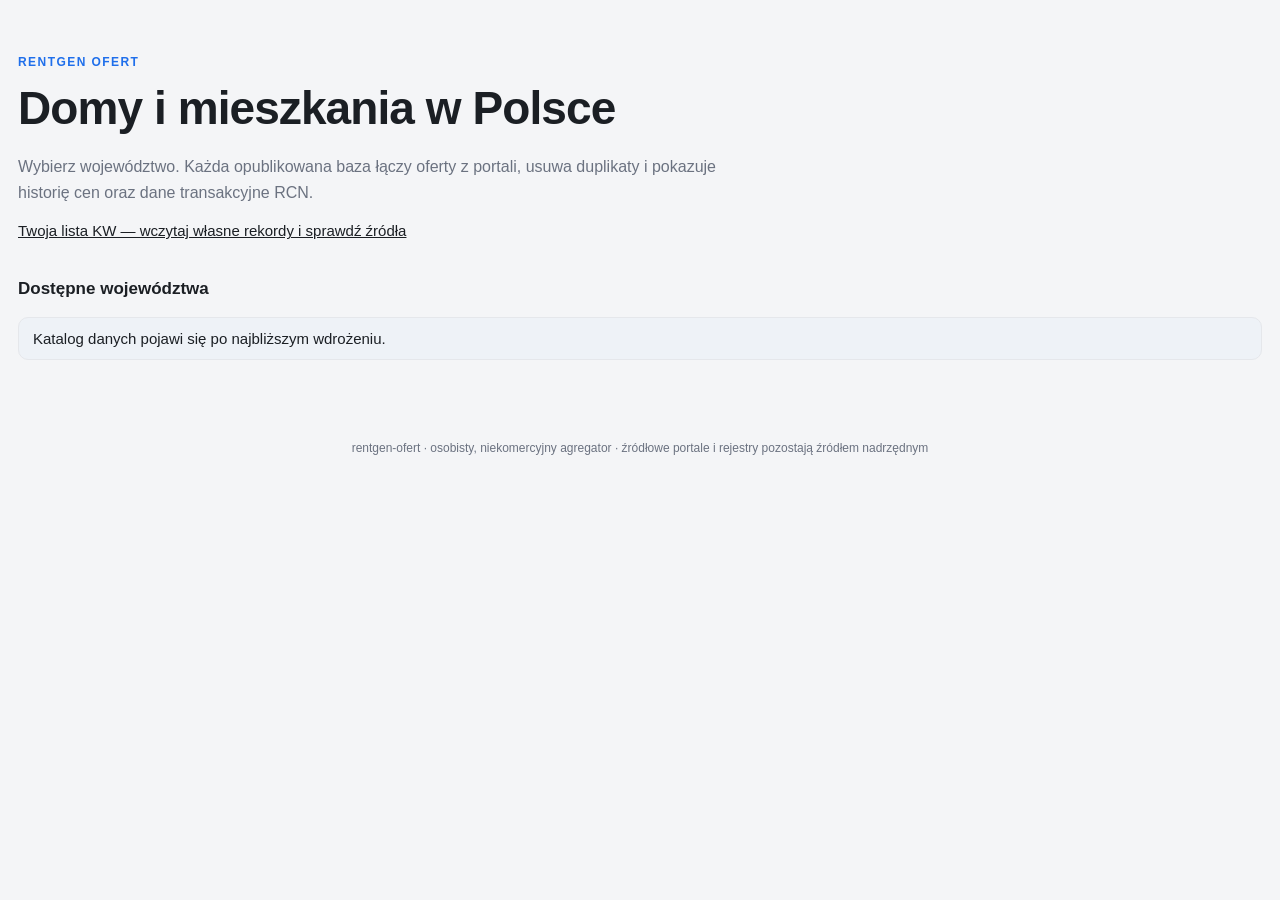
<file: site/index.html>
<!doctype html>
<html lang="pl">
<head>
  <meta charset="utf-8">
  <meta name="viewport" content="width=device-width, initial-scale=1">
  <title>Rentgen ofert — domy i mieszkania w Polsce</title>
  <meta name="description" content="Wybierz województwo i przeglądaj zagregowane oferty sprzedaży domów i mieszkań bez duplikatów, z historią cen i danymi RCN.">
  <link rel="canonical" href="https://110kc3.github.io/rentgen-ofert/">
  <link rel="alternate" type="text/markdown" href="https://110kc3.github.io/rentgen-ofert/llms.txt" title="llms.txt">
  <link rel="alternate" type="application/json" href="https://110kc3.github.io/rentgen-ofert/data/regions.json" title="Katalog regionów (JSON)">
  <link rel="icon" href="favicon.svg" type="image/svg+xml">
  <meta property="og:type" content="website">
  <meta property="og:title" content="Rentgen ofert — domy i mieszkania w Polsce">
  <meta property="og:description" content="Regionalne bazy ofert sprzedaży nieruchomości bez duplikatów, z historią cen i danymi transakcyjnymi RCN.">
  <meta property="og:url" content="https://110kc3.github.io/rentgen-ofert/">
  <meta property="og:site_name" content="Rentgen ofert">
  <meta property="og:locale" content="pl_PL">
  <meta property="og:image" content="https://110kc3.github.io/rentgen-ofert/og.png">
  <meta name="twitter:card" content="summary_large_image">
  <meta name="twitter:title" content="Rentgen ofert — domy i mieszkania w Polsce">
  <meta name="twitter:description" content="Wybierz województwo i przejrzyj oferty bez duplikatów, z historią cen i danymi RCN.">
  <meta name="twitter:image" content="https://110kc3.github.io/rentgen-ofert/og.png">
  <!-- jsonld:start -->
  <script type="application/ld+json">{"@context":"https://schema.org","@type":"WebSite","name":"Rentgen ofert","url":"https://110kc3.github.io/rentgen-ofert/","inLanguage":"pl"}</script>
<!-- jsonld:end -->
  <link rel="stylesheet" href="styles.css?v=9">
</head>
<body class="picker-page">
  <header class="picker-head">
    <p class="eyebrow">Rentgen ofert</p>
    <h1>Domy i mieszkania w Polsce</h1>
    <p class="picker-lead">Wybierz województwo. Każda opublikowana baza łączy oferty z portali, usuwa duplikaty i pokazuje historię cen oraz dane transakcyjne RCN.</p>
    <p><a href="kw.html">Twoja lista KW — wczytaj własne rekordy i sprawdź źródła</a></p>
  </header>

  <main class="picker-main">
    <!-- regions:start -->
    <section class="region-section">
      <h2>Dostępne województwa</h2>
      <p class="empty-warn">Katalog danych pojawi się po najbliższym wdrożeniu.</p>
    </section>
<!-- regions:end -->
  </main>

  <footer>
    rentgen-ofert · osobisty, niekomercyjny agregator · źródłowe portale i rejestry pozostają źródłem nadrzędnym
  </footer>

  <script>
    // Backwards compatibility for links shared before stable regional paths.
    (() => {
      const current = new URL(location.href);
      const requested = current.searchParams.get("region");
      // Before stable paths, ordinary Śląskie shares carried only ?f= because
      // the default region was implicit. Keep those links useful while a plain
      // unfiltered root remains the national picker.
      const legacyDefault = !requested && current.searchParams.has("f");
      if (!legacyDefault
          && (!requested || !/^[a-z]+(?:-[a-z]+)*$/.test(requested))) return;
      const slug = legacyDefault ? "slaskie" : requested;
      current.searchParams.delete("region");
      const target = new URL(`region/${slug}/`, document.baseURI);
      target.search = current.search;
      target.hash = current.hash;
      location.replace(target);
    })();
  </script>
</body>
</html>
</file>
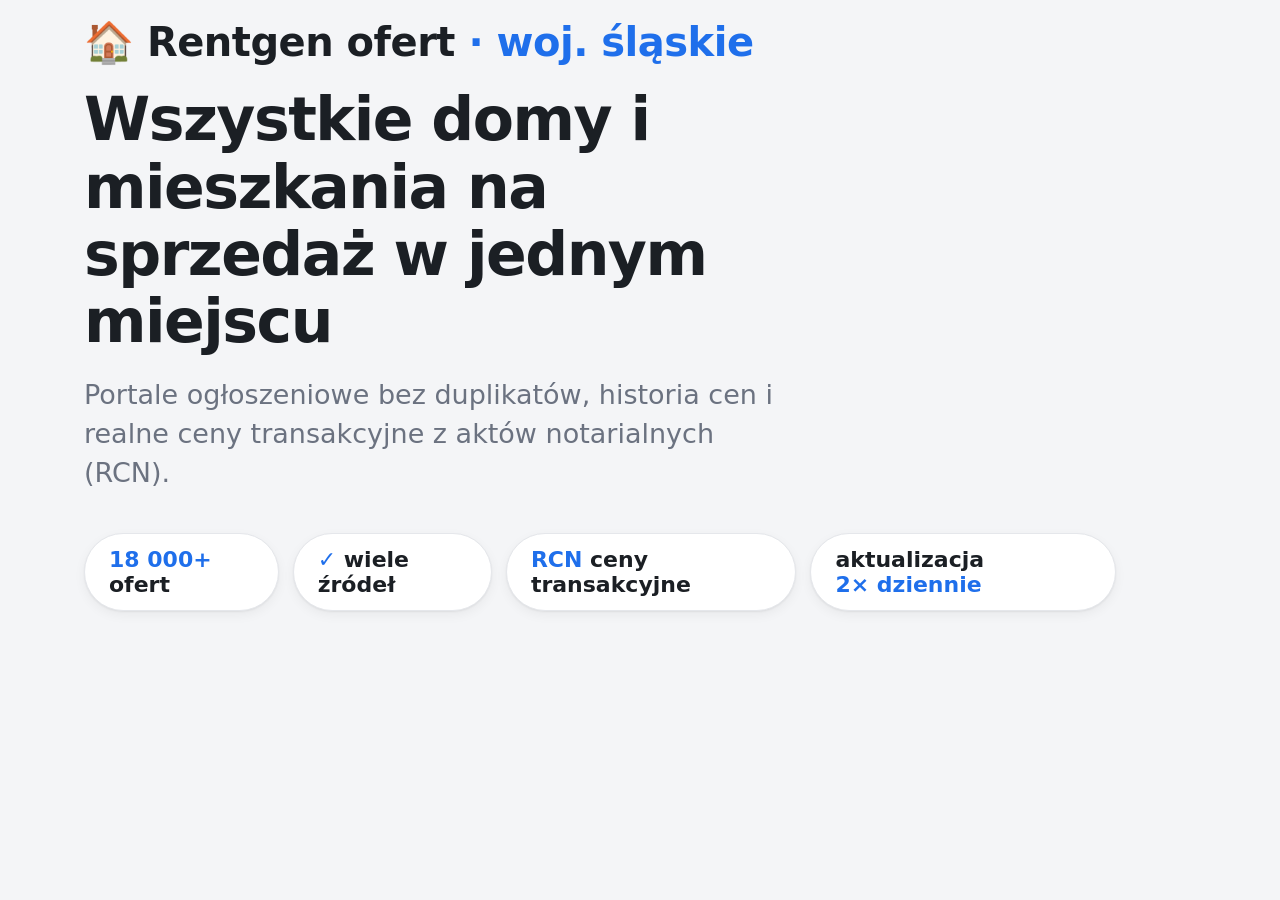
<file: scripts/og-card.html>
<!doctype html>
<html lang="pl">
<head>
<meta charset="utf-8">
<style>
*{box-sizing:border-box;margin:0;padding:0}
body{
  width:1200px;height:630px;
  font-family:system-ui,-apple-system,"Segoe UI",Roboto,sans-serif;
  background:#f4f5f7;color:#1b1f24;
  display:flex;flex-direction:column;justify-content:center;padding:0 84px;
}
.brand{font-size:40px;font-weight:800;letter-spacing:-.5px;margin-bottom:20px}
.brand .accent{color:#1f6feb}
h1{font-size:60px;line-height:1.12;font-weight:800;letter-spacing:-1.5px;max-width:18ch;margin-bottom:20px}
.lead{font-size:27px;color:#6b7280;max-width:42ch;line-height:1.45;margin-bottom:40px}
.chips{display:flex;gap:14px}
.chip{background:#fff;border:1px solid #e5e7eb;border-radius:999px;padding:13px 24px;font-size:22px;font-weight:600;
box-shadow:0 1px 2px rgba(0,0,0,.06),0 4px 12px rgba(0,0,0,.05)}
.chip b{color:#1f6feb}
</style>
</head>
<body>
  <div class="brand">🏠 Rentgen ofert <span class="accent">· woj. śląskie</span></div>
  <h1>Wszystkie domy i mieszkania na sprzedaż w jednym miejscu</h1>
  <p class="lead">Portale ogłoszeniowe bez duplikatów, historia cen i realne ceny transakcyjne z aktów notarialnych (RCN).</p>
  <div class="chips">
    <span class="chip"><b>18&nbsp;000+</b> ofert</span>
    <span class="chip"><b>✓</b> wiele źródeł</span>
    <span class="chip"><b>RCN</b> ceny transakcyjne</span>
    <span class="chip">aktualizacja <b>2×&nbsp;dziennie</b></span>
  </div>
</body>
</html>
</file>
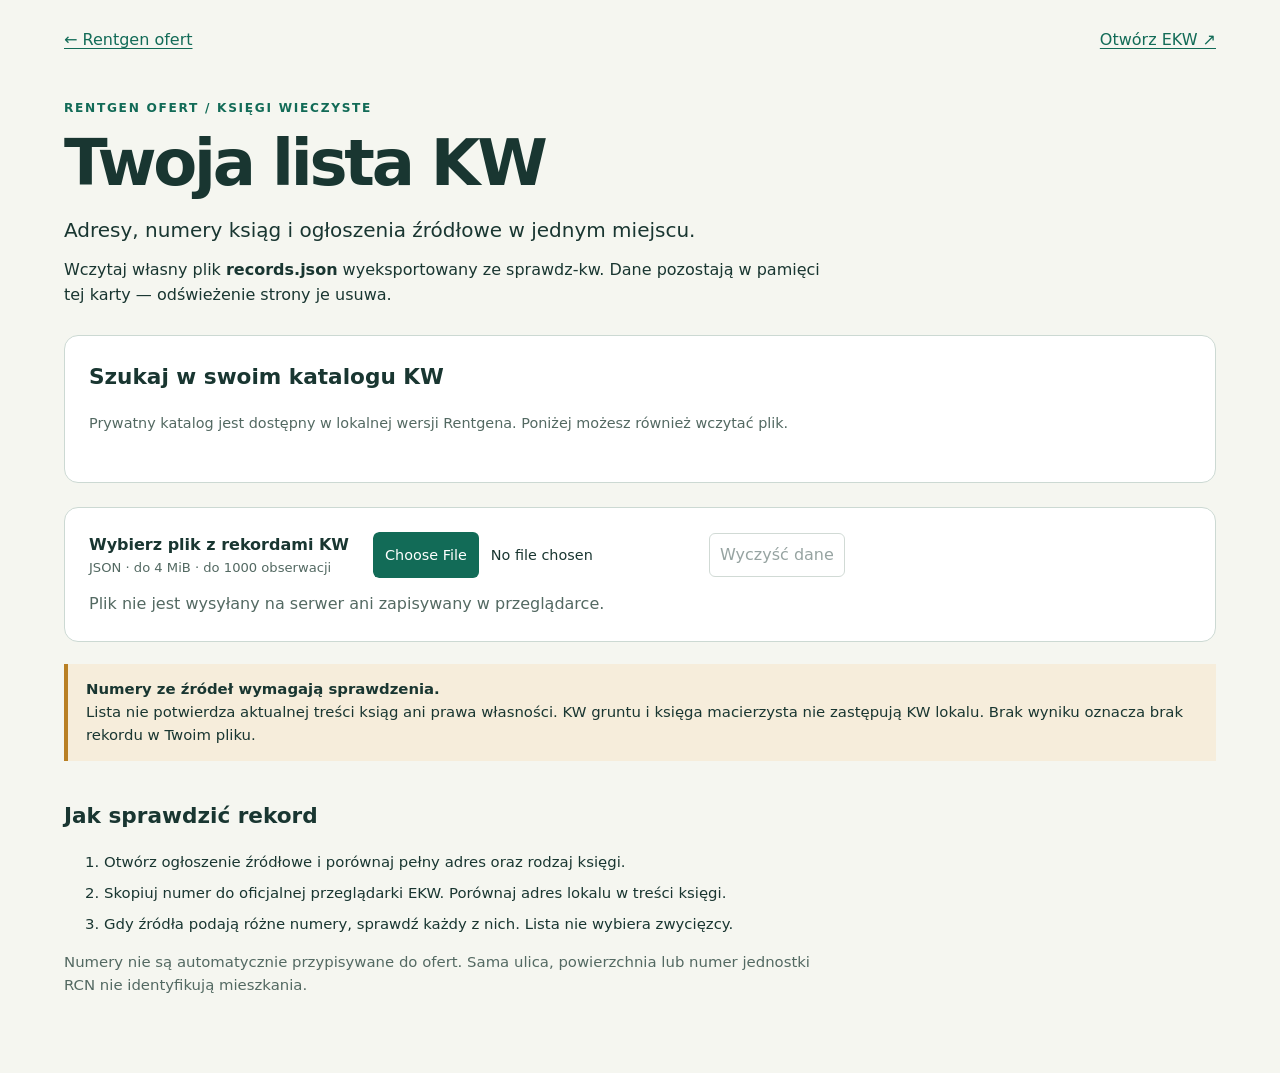
<file: site/kw.html>
<!doctype html>
<html lang="pl">
<head>
  <meta charset="utf-8">
  <meta name="viewport" content="width=device-width, initial-scale=1">
  <meta name="referrer" content="no-referrer">
  <meta http-equiv="Content-Security-Policy" content="default-src 'none'; script-src 'self'; style-src 'self'; img-src 'self'; connect-src 'self'; base-uri 'none'; form-action 'none'">
  <title>Twoja lista KW — Rentgen ofert</title>
  <meta name="description" content="Przeglądaj własne zestawienie numerów ksiąg wieczystych, adresów i źródeł. Plik pozostaje w przeglądarce.">
  <link rel="icon" href="favicon.svg" type="image/svg+xml">
  <link rel="stylesheet" href="kw.css?v=2">
  <script src="kw.js?v=2" defer></script>
  <script src="kw-catalogue.js?v=1" defer></script>
  <script src="kw-catalogue-view.js?v=1" defer></script>
</head>
<body>
  <main>
    <nav aria-label="Nawigacja"><a href="./">← Rentgen ofert</a><a href="https://ekw.ms.gov.pl/eukw_ogol/menu.do" target="_blank" rel="noopener noreferrer">Otwórz EKW ↗</a></nav>
    <header><p class="eyebrow">RENTGEN OFERT / KSIĘGI WIECZYSTE</p><h1>Twoja lista KW</h1>
      <p class="lead">Adresy, numery ksiąg i ogłoszenia źródłowe w jednym miejscu.</p>
      <p>Wczytaj własny plik <strong>records.json</strong> wyeksportowany ze sprawdz-kw. Dane pozostają w pamięci tej karty — odświeżenie strony je usuwa.</p>
    </header>
    <section class="catalogue-panel" aria-labelledby="catalogue-title">
      <h2 id="catalogue-title">Szukaj w swoim katalogu KW</h2>
      <p id="catalogue-status" role="status" aria-live="polite">Prywatny katalog jest dostępny w lokalnej wersji Rentgena. Poniżej możesz również wczytać plik.</p>
      <button id="catalogue-connect" type="button" hidden>Połącz katalog</button>
      <form id="catalogue-form" hidden>
        <div class="catalogue-fields">
          <label>Miejscowość<input id="catalogue-city" required maxlength="500" autocomplete="off"></label>
          <label>Ulica<input id="catalogue-street" required maxlength="500" autocomplete="off"></label>
          <label>Nr budynku<input id="catalogue-number" required maxlength="500" autocomplete="off"></label>
          <label id="catalogue-unit-label">Nr lokalu<input id="catalogue-unit" required maxlength="30" autocomplete="off"></label>
          <label>Rodzaj<select id="catalogue-kind"><option value="unit">Mieszkanie</option><option value="land">Dom / grunt</option></select></label>
        </div>
        <button id="catalogue-search" type="submit">Szukaj po pełnym adresie</button>
        <button id="catalogue-clear" type="button">Wyczyść wyszukiwanie</button>
      </form>
      <p id="catalogue-result-status" role="status" aria-live="polite"></p>
      <div id="catalogue-results" class="records"></div>
      <div id="catalogue-land-context" hidden></div>
    </section>
    <section class="import-panel" aria-label="Wczytaj zestawienie">
      <label for="file">Wybierz plik z rekordami KW <span>JSON · do 4 MiB · do 1000 obserwacji</span></label>
      <input id="file" type="file" accept=".json,application/json">
      <button id="clear" type="button" disabled>Wyczyść dane</button>
      <p id="message" role="status" aria-live="polite">Plik nie jest wysyłany na serwer ani zapisywany w przeglądarce.</p>
    </section>
    <aside class="notice"><strong>Numery ze źródeł wymagają sprawdzenia.</strong> Lista nie potwierdza aktualnej treści ksiąg ani prawa własności.
      KW gruntu i księga macierzysta nie zastępują KW lokalu. Brak wyniku oznacza brak rekordu w Twoim pliku.</aside>
    <section id="browser" hidden aria-label="Rekordy KW">
      <div class="filters">
        <label>Ulica, miasto lub KW<input id="query" type="search" placeholder="np. nazwa ulicy" autocomplete="off"></label>
        <label>Nr budynku<input id="number" type="text" placeholder="Dokładny numer" autocomplete="off"></label>
        <label>Nr lokalu<input id="unit" type="text" placeholder="Dokładny numer" autocomplete="off"></label>
        <label>Rodzaj<select id="kind"><option value="">Wszystkie</option><option value="unit">Księgi lokali</option><option value="land">Księgi gruntów</option></select></label>
      </div>
      <p id="count" role="status" aria-live="polite"></p>
      <p class="help">To przegląd obserwacji. Filtr ulicy pokazuje także sąsiednie adresy; numer budynku i lokalu muszą zgadzać się dokładnie.</p>
      <div id="records" class="records"></div>
      <p id="empty" hidden>Brak obserwacji dla tych filtrów. To nie oznacza, że nieruchomość nie ma KW.</p>
    </section>
    <section class="steps"><h2>Jak sprawdzić rekord</h2><ol>
      <li>Otwórz ogłoszenie źródłowe i porównaj pełny adres oraz rodzaj księgi.</li>
      <li>Skopiuj numer do oficjalnej przeglądarki EKW. Porównaj adres lokalu w treści księgi.</li>
      <li>Gdy źródła podają różne numery, sprawdź każdy z nich. Lista nie wybiera zwycięzcy.</li>
    </ol><p>Numery nie są automatycznie przypisywane do ofert. Sama ulica, powierzchnia lub numer jednostki RCN nie identyfikują mieszkania.</p></section>
    <noscript>Włącz JavaScript, aby wczytać lokalny plik JSON.</noscript>
  </main>
</body>
</html>
</file>
<file: site/styles.css>
:root {
  --bg: #f4f5f7;
  --card: #ffffff;
  --text: #1b1f24;
  --muted: #6b7280;
  --line: #e5e7eb;
  --accent: #1f6feb;
  --otodom: #00b3a4;
  --olx: #002f34;
  --chip: #eef2f7;
  --shadow: 0 1px 2px rgba(0,0,0,.06), 0 4px 12px rgba(0,0,0,.05);
}
@media (prefers-color-scheme: dark) {
  :root {
    --bg: #0f1216; --card: #181c22; --text: #e6e8eb; --muted: #9aa3ad;
    --line: #2a2f37; --chip: #232932; --shadow: 0 1px 2px rgba(0,0,0,.4);
  }
}
* { box-sizing: border-box; }
body {
  margin: 0; background: var(--bg); color: var(--text);
  font: 15px/1.45 -apple-system, "Segoe UI", Roboto, Helvetica, Arial, sans-serif;
}
a { color: inherit; }
header {
  padding: 22px 18px 8px; max-width: 1280px; margin: 0 auto;
}
h1 { margin: 0; font-size: 22px; letter-spacing: -.02em; }
.sub { color: var(--muted); font-size: 13px; margin-top: 3px; }
.backlink { color: var(--accent); text-decoration: none; margin-left: 10px; }
.backlink:hover { text-decoration: underline; }
.stats { margin-top: 6px; font-size: 13px; color: var(--muted); }
.stats b { color: var(--text); }
.coverage-health { display: block; margin-top: 3px; }
.coverage-health.partial, .coverage-health.unknown { color: #9a6700; }
.coverage-health.blocked { color: #b42318; }

.controls {
  position: sticky; top: 0; z-index: 5; background: var(--bg);
  border-bottom: 1px solid var(--line);
  padding: 10px 18px; max-width: 1280px; margin: 0 auto;
  display: flex; flex-wrap: wrap; gap: 8px 14px; align-items: center;
}
.group { display: inline-flex; gap: 4px; align-items: center; }
.group > label { font-size: 12px; color: var(--muted); margin-right: 2px; }
.kw-setup, .kw-card button, .kw-tools button, #kw-dialog button {
  border: 1px solid var(--line); border-radius: 6px; padding: 6px 10px;
  background: var(--card); color: var(--text); cursor: pointer; font: inherit;
}
#kw-only.active { background: var(--accent); color: #fff; border-color: var(--accent); }
.kw-setup { font-size: 12px; }
.kw-tools { padding: 12px 16px; margin: 12px 0; border: 1px solid var(--line); border-radius: 8px; font-size: 13px; }
.kw-tools summary { cursor: pointer; font-weight: 600; }
.kw-tools input { max-width: 100%; }
.kw-tools label { display: inline-block; margin: 4px 12px 8px 0; }
.kw-card { margin-top: 12px; padding-top: 10px; border-top: 1px solid var(--line); font-size: 12px; }
.kw-card p { margin: 5px 0; }.kw-card a { color: var(--accent); }
.kw-card code { white-space: nowrap; }.kw-caveat { color: var(--muted); }
#kw-dialog { width: min(600px, calc(100% - 28px)); max-height: calc(100% - 40px); overflow: auto;
  padding: 24px; border: 1px solid var(--line); border-radius: 12px; background: var(--card); color: var(--text); }
#kw-dialog::backdrop { background: #0008; }
#kw-dialog h2 { margin-top: 0; font-size: 20px; }
#kw-record { display: block; width: 100%; max-width: 100%; margin: 8px 0; padding: 8px; background: var(--card); color: var(--text); }
#kw-dialog a { color: var(--accent); }#kw-dialog p { font-size: 13px; }
.kw-confirm-label { display: flex; align-items: flex-start; gap: 8px; font-size: 13px; }
.kw-dialog-actions { display: flex; gap: 12px; margin-top: 20px; }
.kw-address-form fieldset { display: grid; grid-template-columns: 1fr 1fr; gap: 10px; padding: 14px; border: 1px solid var(--line); border-radius: 8px; margin: 14px 0; }
.kw-address-form legend { padding: 0 6px; font-size: 13px; font-weight: 650; }
.kw-address-form label { display: flex; flex-direction: column; gap: 5px; font-size: 12px; min-width: 0; }
.kw-address-form input { min-width: 0; width: 100%; border: 1px solid var(--line); background: var(--card); color: var(--text); border-radius: 5px; padding: 9px; font: inherit; min-height: 42px; }
.kw-address-form button { grid-column: 1 / -1; min-height: 42px; }
#kw-query-status { overflow-wrap: anywhere; }
@media(max-width:420px) { .kw-address-form fieldset { grid-template-columns: 1fr; } }
#kw-save { background: var(--accent); color: #fff; }#kw-save:disabled { opacity: .45; cursor: default; }
.seg { display: inline-flex; background: var(--chip); border-radius: 8px; padding: 2px; }
.seg button {
  border: 0; background: transparent; color: var(--muted); cursor: pointer;
  padding: 5px 10px; border-radius: 6px; font-size: 13px;
}
.seg button.active { background: var(--card); color: var(--text); box-shadow: var(--shadow); }
.seg button:disabled { cursor: not-allowed; opacity: .72; }
.seg button.source-blocked:disabled { color: #b42318; opacity: 1; }
.source-count {
  display: inline-block; margin-left: 5px; padding: 0 5px; border-radius: 999px;
  background: var(--line); color: var(--muted); font-size: 10px; font-weight: 700;
  line-height: 15px; vertical-align: 1px;
}
.source-blocked .source-count { background: #fef3f2; color: #b42318; }
.source-warning {
  display: inline-grid; place-items: center; width: 15px; height: 15px;
  margin-left: 4px; border-radius: 50%; background: #f5a623; color: #1b1f24;
  font-size: 10px; font-weight: 800; vertical-align: 1px;
}
@media (prefers-color-scheme: dark) {
  .coverage-health.partial, .coverage-health.unknown { color: #facc15; }
  .coverage-health.blocked, .seg button.source-blocked:disabled { color: #fda29b; }
  .source-blocked .source-count { background: #4a1d1a; color: #fda29b; }
}
.segcount {
  display: inline-block; margin-left: 6px; padding: 0 5px; border-radius: 999px;
  background: var(--line); color: var(--muted);
  font-size: 11px; font-weight: 700; line-height: 16px; vertical-align: 1px;
}
.seg button.active .segcount { background: var(--accent); color: #fff; }
.segcount.zero { opacity: .55; }
.seg button.active .segcount.zero { background: var(--line); color: var(--muted); }
input.num, input.txt, select {
  background: var(--card); color: var(--text); border: 1px solid var(--line);
  border-radius: 8px; padding: 6px 8px; font-size: 13px;
}
input.num { width: 92px; }
input.txt { width: 180px; }
.spacer { flex: 1 1 auto; }

main { max-width: 1280px; margin: 14px auto 60px; padding: 0 18px; }
.grid {
  display: grid; gap: 14px;
  grid-template-columns: repeat(auto-fill, minmax(250px, 1fr));
}
.card {
  background: var(--card); border: 1px solid var(--line); border-radius: 12px;
  overflow: hidden; box-shadow: var(--shadow); cursor: pointer;
  display: flex; flex-direction: column; transition: transform .08s ease;
}
.card:hover { transform: translateY(-2px); }
.thumb { aspect-ratio: 4 / 3; background: var(--chip); position: relative; }
.thumb img { width: 100%; height: 100%; object-fit: cover; display: block; }
.thumb .noimg {
  position: absolute; inset: 0; display: grid; place-items: center;
  color: var(--muted); font-size: 13px;
}
.badges { position: absolute; top: 8px; left: 8px; display: flex; gap: 5px; }
.badge {
  font-size: 11px; font-weight: 600; color: #fff; padding: 2px 7px; border-radius: 999px;
}
.badge.otodom { background: var(--otodom); }
.badge.olx { background: var(--olx); }
.badge.gratka { background: #ff5a1f; }
.badge.morizon { background: #2b4c7e; }
.badge\.nieruchomosci-online,
.badge.nieruchomosci-online { background: #2e7d32; }
.tag-priv {
  position: absolute; top: 8px; right: 8px; font-size: 11px; font-weight: 600;
  background: rgba(0,0,0,.62); color: #fff; padding: 2px 7px; border-radius: 999px;
}
.body { padding: 10px 12px 12px; display: flex; flex-direction: column; gap: 4px; }
.price { font-size: 18px; font-weight: 700; letter-spacing: -.01em; }
.price .cheap { color: #1a7f37; }
@media (prefers-color-scheme: dark) { .price .cheap { color: #4ade80; } }
.price .pmax { font-size: 12px; color: var(--muted); font-weight: 500; margin-left: 7px; }
.offers .best { background: #1a7f37; color: #fff; font-size: 10px; font-weight: 700;
  padding: 1px 6px; border-radius: 999px; margin: 0 4px; }
.ppm { font-size: 12px; color: var(--muted); font-weight: 500; }
.facts { font-size: 13px; color: var(--text); }
.title { font-size: 12.5px; color: var(--muted); display: -webkit-box;
  -webkit-line-clamp: 2; -webkit-box-orient: vertical; overflow: hidden; }
.loc { font-size: 12.5px; color: var(--muted); }
.also { margin-top: 4px; font-size: 12px; }
.also a { color: var(--accent); text-decoration: none; }
.offers { margin-top: 6px; padding-top: 6px; border-top: 1px dashed var(--line); }
.offers-h { font-size: 11px; color: var(--muted); font-weight: 600; margin-bottom: 1px;
  cursor: pointer; list-style: none; }
.offers-h::before { content: "▸ "; }
.offers[open] .offers-h::before { content: "▾ "; }
.offers-body { display: flex; flex-direction: column; gap: 2px; margin-top: 2px; }
.offers a { color: var(--accent); text-decoration: none; font-size: 12px; }
.offers a:hover { text-decoration: underline; }
.lz { color: var(--muted); font-size: 12px; }
.hist { margin-top: 5px; font-size: 12px; color: var(--muted);
  display: flex; flex-wrap: wrap; gap: 3px 8px; align-items: center; }
.hist .relist { background: #b45309; color: #fff; font-weight: 700;
  font-size: 10px; padding: 1px 6px; border-radius: 999px; }
.hist .trail { color: var(--text); }
.hist .since { opacity: .75; }
.empty { text-align: center; color: var(--muted); padding: 60px 0; }
.empty p { margin: 0 auto 10px; max-width: 60ch; line-height: 1.5; }
.empty b { color: var(--text); }
.empty-warn { color: var(--text); background: var(--chip); border: 1px solid var(--line);
  border-radius: 10px; padding: 10px 14px; }
.empty-muted { font-size: 12.5px; opacity: .85; }
.empty-actions { display: flex; flex-wrap: wrap; gap: 8px; justify-content: center; margin-top: 14px; }
.empty-actions .chip .n { color: var(--muted); font-size: 11px; font-weight: 700; }
.ms { position: relative; }
.ms-btn {
  background: var(--card); color: var(--text); border: 1px solid var(--line);
  border-radius: 8px; padding: 6px 26px 6px 10px; font-size: 13px; cursor: pointer;
  max-width: 200px; white-space: nowrap; overflow: hidden; text-overflow: ellipsis;
}
.ms-btn::after { content: "▾"; position: absolute; right: 9px; color: var(--muted); }
.ms-btn.has-sel { border-color: var(--accent); color: var(--accent); font-weight: 600; }
.ms-pop {
  position: absolute; top: calc(100% + 6px); left: 0; z-index: 20; width: 280px;
  background: var(--card); border: 1px solid var(--line); border-radius: 10px;
  box-shadow: var(--shadow); padding: 8px; display: flex; flex-direction: column; gap: 6px;
}
.ms-pop input[type="search"] {
  width: 100%; background: var(--bg); color: var(--text); border: 1px solid var(--line);
  border-radius: 7px; padding: 6px 8px; font-size: 13px;
}
.ms-list { max-height: 260px; overflow: auto; display: flex; flex-direction: column; }
.ms-item {
  display: flex; align-items: center; gap: 8px; padding: 5px 6px; border-radius: 6px;
  font-size: 13px; cursor: pointer;
}
.ms-item:hover { background: var(--chip); }
.ms-item span { flex: 1 1 auto; overflow: hidden; text-overflow: ellipsis; white-space: nowrap; }
.ms-item b { color: var(--muted); font-weight: 500; font-size: 11px; }
.ms-empty { color: var(--muted); font-size: 13px; padding: 8px 6px; }
.ms-foot { display: flex; justify-content: flex-end; border-top: 1px solid var(--line); padding-top: 6px; }
.ms-foot button { background: transparent; border: 0; color: var(--accent); font-size: 12px; cursor: pointer; }

.chips { display: flex; flex-wrap: wrap; gap: 8px; margin: 0 0 14px; }
.chip {
  display: inline-flex; align-items: center; gap: 6px; background: var(--chip);
  color: var(--text); border: 1px solid var(--line); border-radius: 999px;
  padding: 4px 10px; font-size: 12.5px; cursor: pointer;
}
.chip:hover { border-color: var(--accent); }
.chip .x { color: var(--muted); font-size: 11px; }
.chip.reset { background: transparent; color: var(--muted); font-weight: 600; }
.chip.reset:hover { color: var(--accent); }

footer { text-align: center; color: var(--muted); font-size: 12px; padding: 20px; }

.region-nav { display: inline-flex; align-items: center; gap: 6px; margin-left: 10px;
  color: var(--muted); font-size: 12px; }
.region-nav select { max-width: 220px; padding: 4px 28px 4px 7px; }
.picker-head { padding-top: 54px; padding-bottom: 20px; }
.picker-head h1 { font-size: clamp(28px, 5vw, 46px); }
.eyebrow { margin: 0 0 4px; color: var(--accent); font-size: 12px;
  font-weight: 800; letter-spacing: .12em; text-transform: uppercase; }
.picker-lead { max-width: 720px; margin: 12px 0 0; color: var(--muted);
  font-size: 16px; line-height: 1.6; }
.picker-main { margin-top: 0; }
.region-section + .region-section { margin-top: 34px; }
.region-section h2 { margin: 0 0 12px; font-size: 17px; }
.region-grid { display: grid; grid-template-columns: repeat(auto-fill, minmax(245px, 1fr));
  gap: 14px; }
.region-card { display: flex; min-height: 142px; flex-direction: column; gap: 7px;
  padding: 17px 18px; color: inherit; text-decoration: none; background: var(--card);
  border: 1px solid var(--line); border-radius: 12px; box-shadow: var(--shadow); }
a.region-card { transition: transform .08s ease, border-color .08s ease; }
a.region-card:hover { transform: translateY(-2px); border-color: var(--accent); }
.region-card h3 { margin: 0; font-size: 18px; }
.region-card .region-count { font-size: 24px; font-weight: 750; letter-spacing: -.02em; }
.region-card .region-meta { color: var(--muted); font-size: 12px; }
.region-card .region-health { margin-top: auto; font-size: 12px; font-weight: 650; }
.region-card .region-health.healthy { color: #1a7f37; }
.region-card .region-health.partial, .region-card .region-health.unknown { color: #9a6700; }
.region-card .region-health.blocked { color: #b42318; }
.region-card.unpublished { min-height: 86px; box-shadow: none; opacity: .72; }
.region-card.unpublished .region-meta { margin-top: auto; }
.region-size { font-variant-numeric: tabular-nums; }
.redirect-card { max-width: 520px; margin: 15vh auto; padding: 28px;
  background: var(--card); border: 1px solid var(--line); border-radius: 12px;
  box-shadow: var(--shadow); }
.redirect-card h1 { margin-bottom: 8px; }
.redirect-card p { color: var(--muted); }
.redirect-card a { color: var(--accent); }
@media (prefers-color-scheme: dark) {
  .region-card .region-health.healthy { color: #4ade80; }
  .region-card .region-health.partial, .region-card .region-health.unknown { color: #facc15; }
  .region-card .region-health.blocked { color: #fda29b; }
}
@media (max-width: 640px) {
  .controls { position: static; }
  .controls .group { max-width: 100%; }
  .controls .seg { display: flex; flex-wrap: wrap; }
  .region-nav { display: flex; margin: 8px 0 0; }
  .picker-head { padding-top: 34px; }
}

.tl { margin-top: 7px; border-top: 1px dashed var(--line); padding-top: 6px; }
.tl summary { cursor: pointer; font-size: 12px; color: var(--accent); font-weight: 600;
  list-style: none; }
.tl summary::before { content: "▸ "; }
.tl[open] summary::before { content: "▾ "; }
.tl-body { margin-top: 5px; display: flex; flex-direction: column; gap: 3px; }
.tl-row { display: flex; gap: 8px; font-size: 12px; align-items: baseline; }
.tl-date { color: var(--muted); white-space: nowrap; font-variant-numeric: tabular-nums; }
.tl-what { color: var(--text); }
.tl-sale { color: #1a7f37; }
.tl-photos { margin-top: 4px; font-size: 12px; color: var(--muted); }
.tl-photos a { color: var(--accent); text-decoration: none; margin-right: 2px; }
.soldline { margin-top: 5px; font-size: 12.5px; color: #1a7f37; font-weight: 600; }
.goneline { margin-top: 5px; font-size: 12.5px; color: #b45309; font-weight: 600; }
.pastsale { margin-top: 4px; font-size: 12px; color: var(--text); }
.card.gone .thumb img { filter: grayscale(60%); opacity: .85; }
.tag-gone { position: absolute; bottom: 8px; left: 8px; background: #6b7280; color: #fff;
  font-size: 10px; font-weight: 700; padding: 2px 7px; border-radius: 6px;
  text-transform: uppercase; letter-spacing: .03em; }
.tag-gone.sold { background: #1a7f37; }

.card { content-visibility: auto; contain-intrinsic-size: 420px; }
.sentinel { height: 1px; grid-column: 1 / -1; }

.tag-dev { position: absolute; top: 8px; right: 8px; background: #6d28d9; color: #fff;
  font-size: 10px; font-weight: 700; padding: 2px 7px; border-radius: 6px;
  text-transform: uppercase; letter-spacing: .03em; }

[hidden] { display: none !important; }

.pinbox { margin-top: 6px; }
.pinbox summary { cursor: pointer; font-size: 12px; color: var(--muted); list-style: none; }
.pinbox summary:hover { color: var(--accent); }
.pin-form { margin-top: 6px; display: flex; flex-wrap: wrap; gap: 5px; align-items: center; }
.pin-form input { background: var(--chip); border: 1px solid var(--line); color: var(--text);
  border-radius: 6px; padding: 4px 7px; font-size: 12px; }
.pin-ul { flex: 1 1 120px; min-width: 110px; }
.pin-nr { width: 52px; }
.pin-x { width: 78px; }
.pin-copy { background: var(--accent); color: #fff; border: 0; border-radius: 6px;
  padding: 5px 9px; font-size: 12px; font-weight: 600; cursor: pointer; }
.pin-hint { flex-basis: 100%; font-size: 11px; color: var(--muted); }

.pin-check { background: #1a7f37; color: #fff; border: 0; border-radius: 6px;
  padding: 5px 9px; font-size: 12px; font-weight: 600; cursor: pointer; }
.pin-check:disabled { opacity: .6; cursor: wait; }
.pin-results { flex-basis: 100%; font-size: 12px; margin-top: 4px; color: var(--text); }
.pin-deeds { margin-top: 4px; display: flex; flex-direction: column; gap: 2px; }
.pin-links { margin-top: 3px; }
.pin-links a { color: var(--accent); text-decoration: none; font-size: 12px; }
.pin-links a:hover { text-decoration: underline; }
.tl-src { color: var(--muted); font-size: 11px; }
.tl-src a { color: var(--accent); text-decoration: none; }
.hist .drop { background: #166534; color: #fff; font-weight: 700; font-size: 11px;
  padding: 1px 6px; border-radius: 6px; }

.vsrcn { font-size: 12px; color: var(--muted); }
.vsrcn b { font-weight: 700; }
.vsrcn.over b { color: #b91c1c; }
.vsrcn.under b { color: #1a7f37; }
@media (prefers-color-scheme: dark) {
  .vsrcn.over b { color: #f87171; }
  .vsrcn.under b { color: #4ade80; }
}
.vsrcn-med { font-size: 11px; opacity: .8; }
.nego { margin-top: 7px; border-top: 1px dashed var(--line); padding-top: 6px; }
.nego summary { cursor: pointer; font-size: 12px; color: var(--accent); font-weight: 600;
  list-style: none; }
.nego summary::before { content: "▸ "; }
.nego[open] summary::before { content: "▾ "; }
.nego-body { margin-top: 5px; display: flex; flex-direction: column; gap: 4px; }
.nego-row { font-size: 12px; color: var(--text); }

.mapbtn { background: var(--card); color: var(--text); border: 1px solid var(--line);
  border-radius: 8px; padding: 6px 12px; font-size: 13px; cursor: pointer; }
.mapbtn.active { border-color: var(--accent); color: var(--accent); font-weight: 600; }
#map { height: 68vh; border: 1px solid var(--line); border-radius: 12px;
  margin: 0 0 14px; z-index: 1; background: var(--chip); }
.map-legend { background: var(--card); color: var(--text); border: 1px solid var(--line);
  border-radius: 8px; box-shadow: var(--shadow); padding: 7px 10px;
  font-size: 12px; line-height: 1.7; }
.map-legend .dot { display: inline-block; width: 10px; height: 10px; border-radius: 50%;
  margin: 0 4px 0 6px; vertical-align: -1px; }
.map-legend .dot:first-of-type { margin-left: 0; }
.map-pop { font: 13px/1.4 inherit; max-width: 260px; }
.map-pop img { width: 100%; max-height: 140px; object-fit: cover; border-radius: 8px;
  margin-bottom: 5px; }
.map-pop .price { font-weight: 700; font-size: 15px; }
.map-pop .facts { color: var(--muted); font-size: 12px; margin-top: 2px; }
.map-pop .t { font-size: 12px; margin-top: 3px; display: -webkit-box;
  -webkit-line-clamp: 2; -webkit-box-orient: vertical; overflow: hidden; }
.map-pop .approx { color: var(--muted); font-size: 11px; margin-top: 3px; }
.map-pop a { color: var(--accent); text-decoration: none; font-size: 12px;
  display: inline-block; margin-top: 4px; }
.leaflet-popup-content-wrapper, .leaflet-popup-tip {
  background: var(--card); color: var(--text); }
.leaflet-container { font: inherit; }
@media (prefers-color-scheme: dark) {
  .leaflet-tile { filter: invert(1) hue-rotate(180deg) brightness(.92) contrast(.9) saturate(.65); }
  .leaflet-control-attribution { background: rgba(24,28,34,.8); color: var(--muted); }
}
</file>
<file: site/kw.css>
:root{color-scheme:light;--ink:#193631;--muted:#536962;--line:#ccd9d3;--accent:#126b57}
*{box-sizing:border-box}body{margin:0;background:#f5f6f0;color:var(--ink);font:16px/1.55 system-ui,sans-serif}
main{max-width:1200px;margin:auto;padding:28px 24px 64px}nav{display:flex;justify-content:space-between;gap:20px;margin-bottom:46px}
a{color:var(--accent);text-underline-offset:3px}a:hover{text-decoration-thickness:2px}h1{font-size:clamp(2.4rem,6vw,4rem);line-height:1.05;letter-spacing:-.05em;margin:12px 0 18px}h2{font-size:1.35rem}
header{max-width:760px;margin-bottom:28px}.eyebrow{font-size:.76rem;letter-spacing:.14em;font-weight:750;color:var(--accent)}.lead{font-size:1.25rem}p{margin:12px 0}
.import-panel{display:flex;align-items:center;flex-wrap:wrap;gap:14px 24px;padding:24px;background:#fff;border:1px solid var(--line);border-radius:14px}
.import-panel label{font-weight:700}.import-panel label span{display:block;font-size:.82rem;font-weight:400;color:var(--muted)}#message{flex-basis:100%;margin:0;color:var(--muted);overflow-wrap:anywhere}
input,select,button{font:inherit;min-height:44px;border:1px solid #9aafa4;border-radius:6px;background:white;color:var(--ink);padding:8px 10px}
input[type=file]{max-width:100%;border:0;padding:0;font-size:.9rem;min-height:40px}input::file-selector-button{border:0;border-radius:6px;background:var(--accent);color:#fff;padding:12px;font:inherit;margin-right:12px;cursor:pointer}
button{cursor:pointer}button:disabled{opacity:.45;cursor:default}a:focus-visible,input:focus-visible,select:focus-visible,button:focus-visible,summary:focus-visible{outline:3px solid #b16a19;outline-offset:3px}
.notice{margin:22px 0 32px;border-left:4px solid #b98024;padding:14px 18px;background:#f6eddb;font-size:.93rem}.notice strong{display:block}
.filters{display:grid;grid-template-columns:2fr 1fr 1fr 1.3fr;gap:16px}.filters label{font-size:.84rem;font-weight:650}.filters input,.filters select{display:block;width:100%;margin-top:5px;min-width:0}
#count{font-weight:700;margin-top:24px}.help{font-size:.85rem;color:var(--muted)}.records{display:grid;grid-template-columns:repeat(2,minmax(0,1fr));gap:20px;margin:24px 0}
.record{background:white;border:1px solid var(--line);border-radius:12px;padding:22px;min-width:0}.record h2{margin:12px 0 0}.city{color:var(--muted);margin-top:0;font-size:.9rem}.badge{display:inline-block;padding:3px 9px;border-radius:4px;font-size:.76rem;font-weight:700;background:#e3f0e9}.badge.land{background:#eee9dd}
.kw{display:flex;align-items:center;flex-wrap:wrap;gap:12px;margin:20px 0}.kw code{font:700 1.22rem ui-monospace,monospace;overflow-wrap:anywhere}.kw button{min-height:36px;font-size:.82rem;padding:5px 10px}
.parent,.dates{font-size:.87rem;color:var(--muted)}.conflict{color:#852f25;font-weight:650;background:#fcece6;padding:10px}.source-link{font-weight:600}details{font-size:.82rem;border-top:1px solid var(--line);margin-top:18px;padding-top:12px}details p{overflow-wrap:anywhere}summary{cursor:pointer;color:var(--muted)}.steps{margin-top:38px;max-width:750px;font-size:.93rem}.steps li{margin:8px 0}.steps p{color:var(--muted)}[hidden]{display:none!important}
@media(max-width:700px){main{padding:22px 16px 40px}nav{font-size:.9rem;margin-bottom:30px}.filters{grid-template-columns:1fr 1fr}.filters label:first-child{grid-column:1/-1}.records{grid-template-columns:1fr}.import-panel{padding:18px}.record{padding:18px}.kw code{font-size:1.15rem}}
.catalogue-panel{margin:24px 0;padding:24px;background:#fff;border:1px solid var(--line);border-radius:14px}.catalogue-panel h2{margin-top:0}.catalogue-fields{display:grid;grid-template-columns:repeat(3,minmax(0,1fr));gap:14px;margin:18px 0}.catalogue-fields label{font-size:.85rem;font-weight:650}.catalogue-fields input,.catalogue-fields select{display:block;width:100%;margin-top:5px;min-width:0}.catalogue-panel .records{margin-bottom:0}.catalogue-panel button{margin-right:8px}#catalogue-result-status{overflow-wrap:anywhere}.catalogue-context{border-top:1px solid var(--line);margin-top:20px;padding-top:12px}#catalogue-status{font-size:.9rem;color:var(--muted)}@media(max-width:700px){.catalogue-panel{padding:18px}.catalogue-fields{grid-template-columns:1fr 1fr}}
</file>
